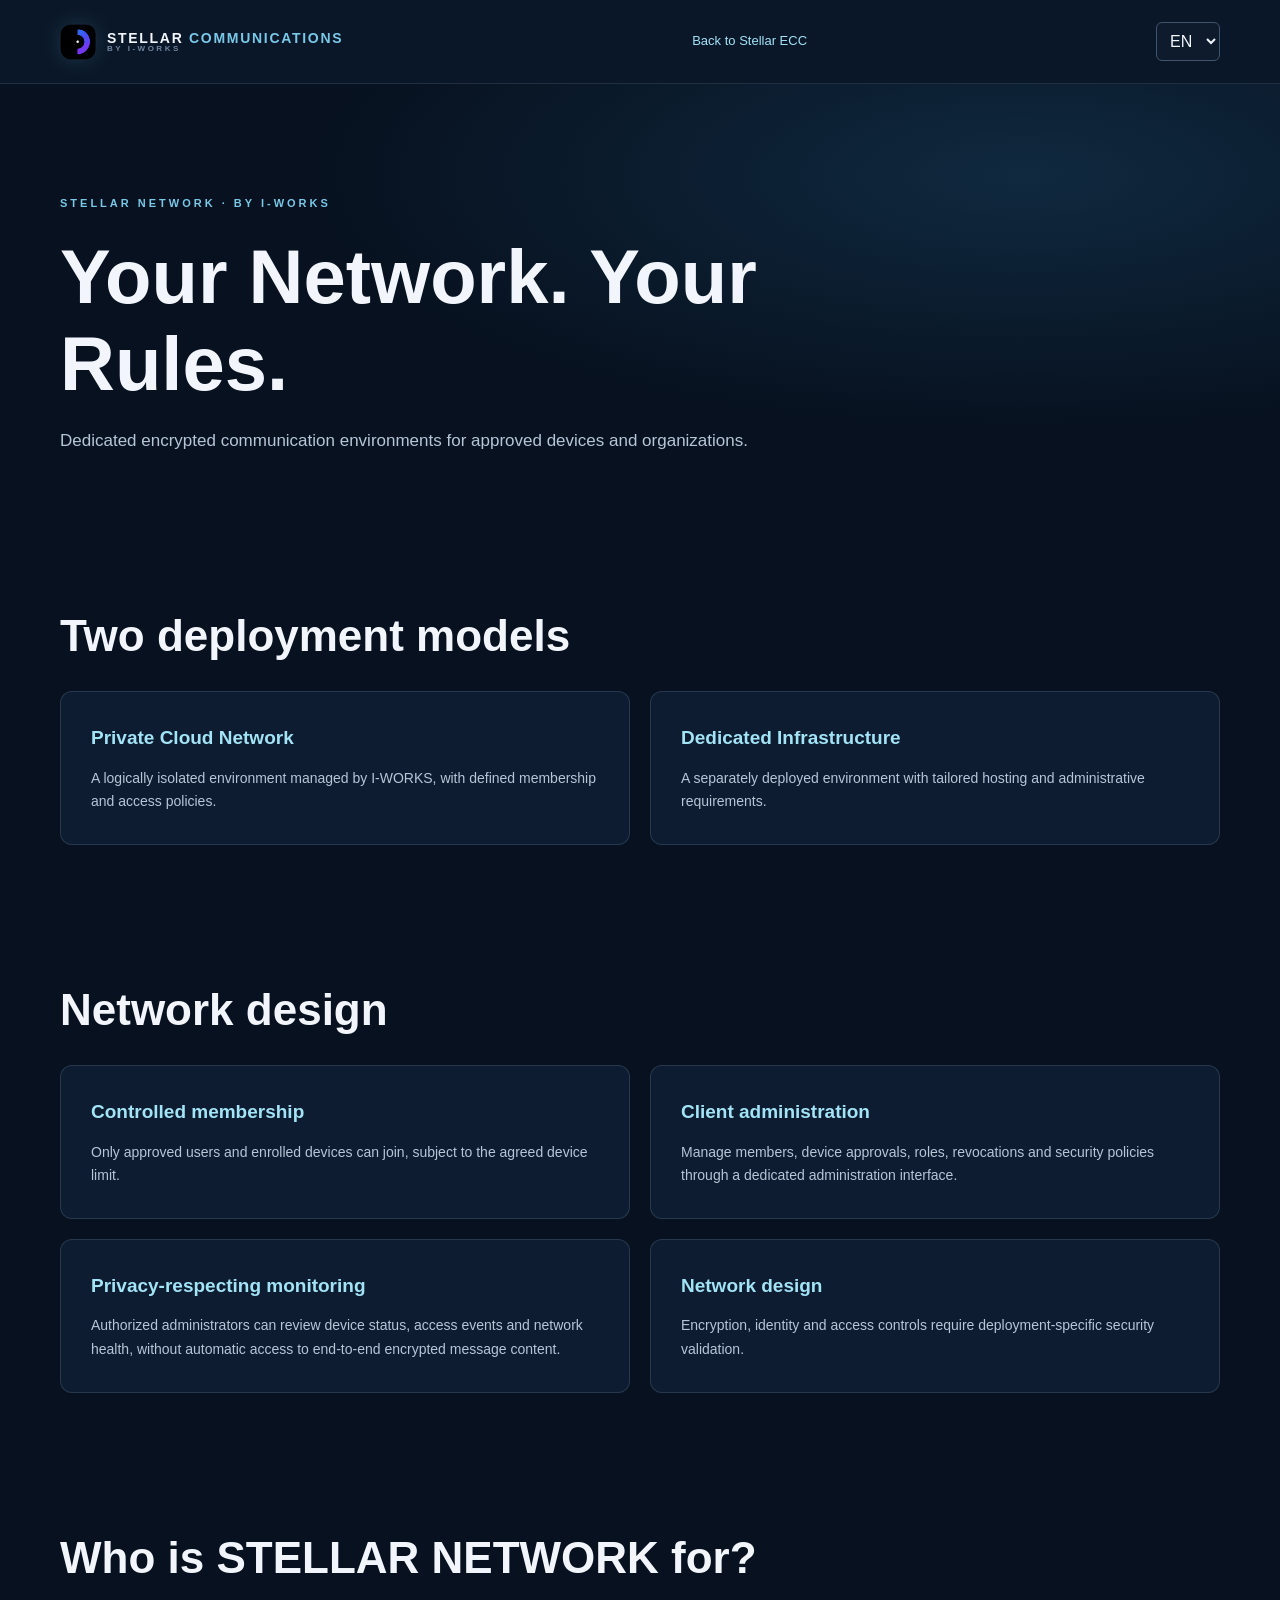
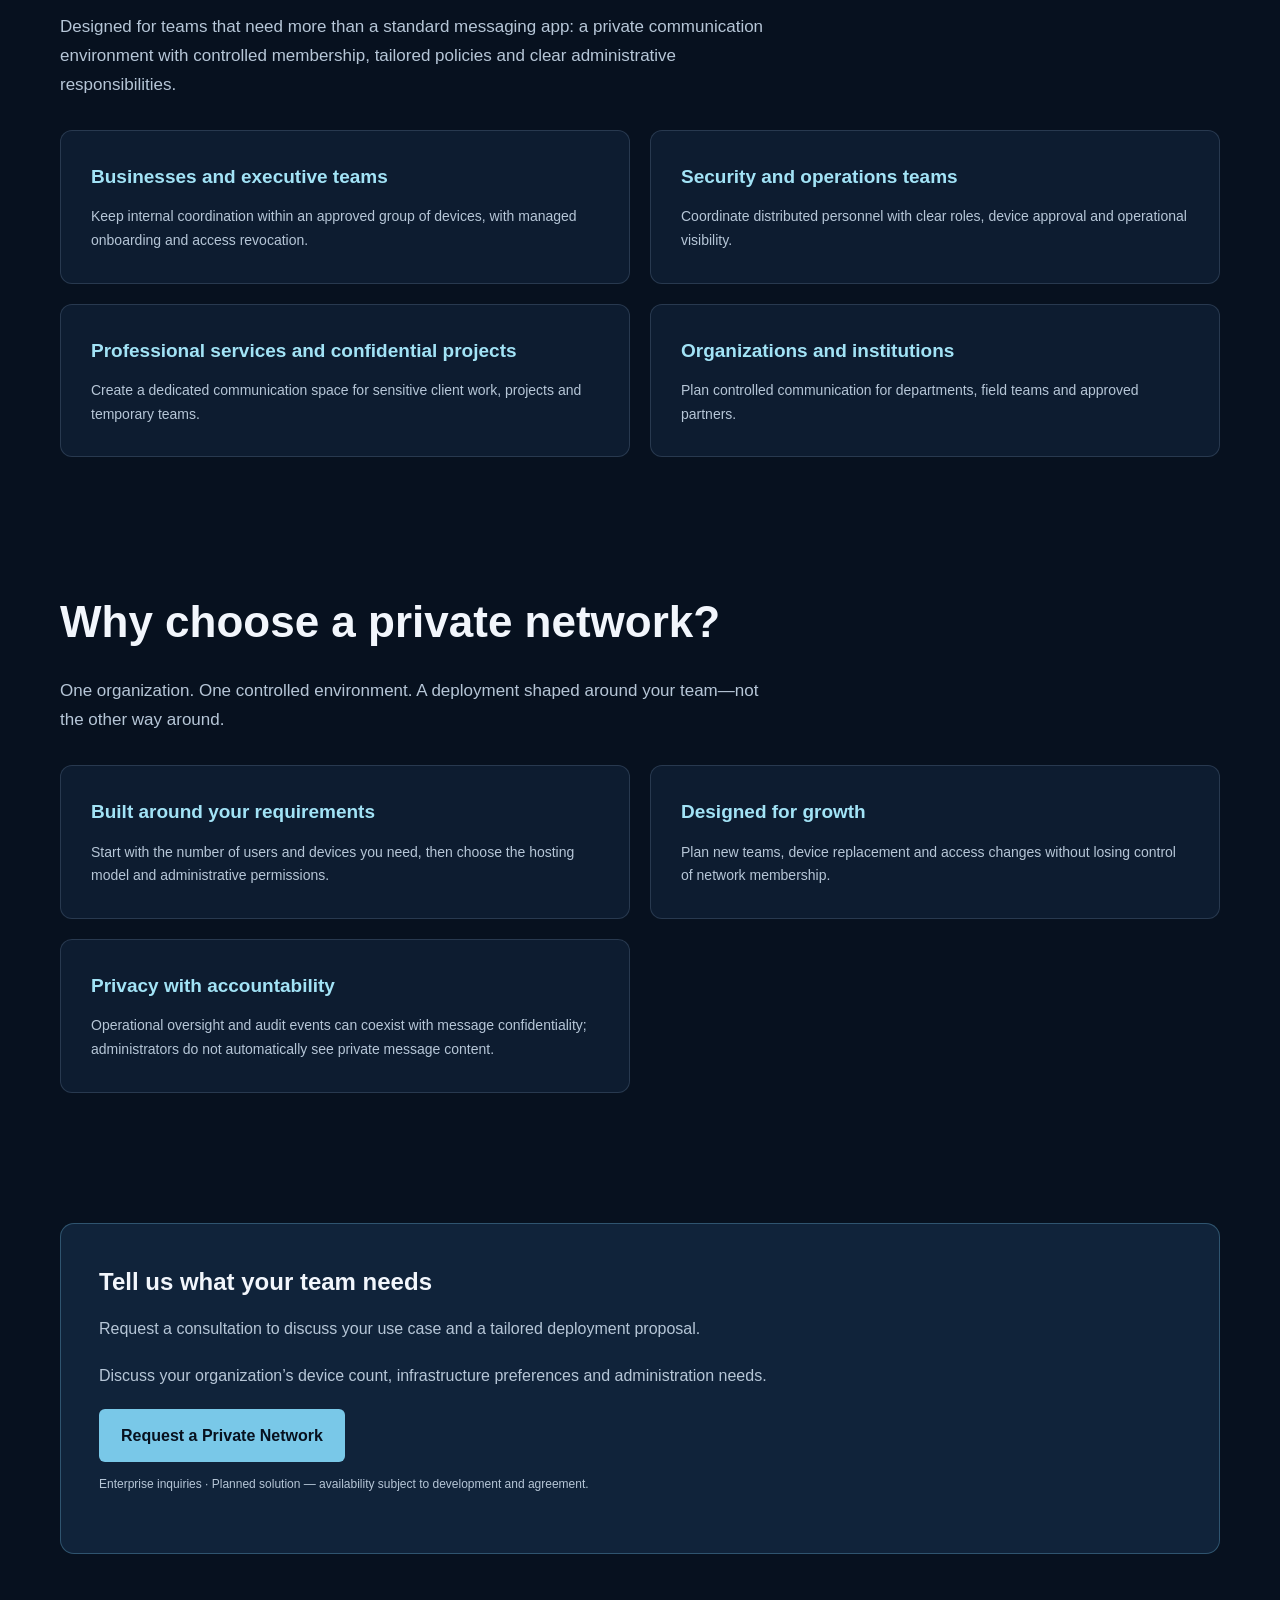
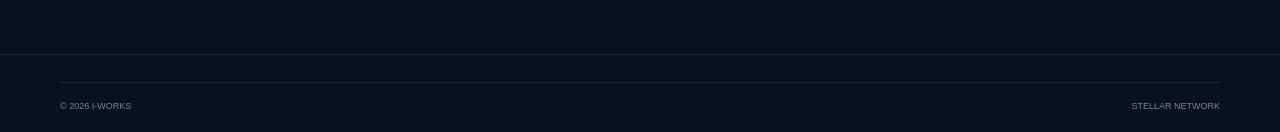
<file: network.html>
<!doctype html>
<html lang="en"><head><meta charset="utf-8"><meta name="viewport" content="width=device-width,initial-scale=1"><meta name="theme-color" content="#07111f"><meta name="description" content="STELLAR NETWORK — private encrypted communication environments by I-WORKS."><title>STELLAR NETWORK — I-WORKS</title><link rel="icon" type="image/png" href="stellar-logo.png?v=2"><link rel="stylesheet" href="styles.css"><style>
.network-page{min-height:100vh;background:#07111f;color:#f2f6fc}.network-header{border-bottom:1px solid rgba(163,190,220,.14);background:#0a1728}.network-top{display:flex;align-items:center;justify-content:space-between;gap:16px;padding:22px 0;flex-wrap:wrap}.network-back{color:#a2e3f6;font-size:13px}.network-hero{padding:110px 0 85px;background:radial-gradient(ellipse at 80% 20%,rgba(41,112,158,.25),transparent 50%)}.network-kicker{font-size:11px;letter-spacing:3px;color:#79c8e8;font-weight:700}.network-hero h1{font:700 clamp(40px,6vw,76px)/1.15 Manrope,sans-serif;margin:20px 0;max-width:850px}.network-intro{max-width:720px;color:#b6c6d7;font-size:17px}.network-section{padding:70px 0}.network-section h2{font:700 clamp(28px,4vw,44px) Manrope,sans-serif;margin-bottom:30px}.network-grid{display:grid;grid-template-columns:repeat(2,minmax(0,1fr));gap:20px}.network-card{border:1px solid rgba(163,190,220,.18);border-radius:12px;background:#0d1c30;padding:30px}.network-card h3{color:#a2e3f6;font-size:19px;margin-bottom:12px}.network-card p{color:#b6c6d7;font-size:14px}.network-cta{padding:60px 0 100px}.network-cta-inner{border:1px solid rgba(121,200,232,.3);border-radius:14px;padding:38px;background:#10233a}.network-cta-inner p{color:#b6c6d7;margin:12px 0 20px}.network-cta-inner a{display:inline-block;background:#79c8e8;color:#07111f;padding:13px 22px;border-radius:6px;font-weight:700}.network-notice{color:#9aabc0;font-size:12px;margin-top:22px}.network-select{background:#0d1b2d;color:#f2f6fc;border:1px solid #41546b;padding:9px;border-radius:6px}a:focus-visible,select:focus-visible{outline:3px solid #a2e3f6;outline-offset:3px}@media(max-width:700px){.network-hero{padding:75px 0}.network-grid{grid-template-columns:1fr}.network-card{padding:22px}.network-top{padding:18px 0}}
</style></head><body class="network-page"><header class="network-header"><div class="container network-top"><a class="brand" href="index.html"><img class="brand-mark" src="stellar-logo.png?v=2" alt="" width="36" height="36" decoding="async"><span>STELLAR <b>COMMUNICATIONS</b><small>BY I-WORKS</small></span></a><a class="network-back" href="index.html" data-n="back">Back to Stellar ECC</a><label><span class="sr-only" data-n="language">Language</span><select class="network-select" id="languageSelect" aria-label="Choose language"><option value="en">EN</option><option value="mk">МК</option><option value="sq">SQ</option><option value="ru">RU</option><option value="fr">FR</option><option value="it">IT</option></select></label></div></header><main><section class="network-hero"><div class="container"><p class="network-kicker">STELLAR NETWORK · BY I-WORKS</p><h1 data-n="hero"></h1><p class="network-intro" data-n="intro"></p></div></section><section class="network-section"><div class="container"><h2 data-n="models"></h2><div class="network-grid"><article class="network-card"><h3 data-n="cloud"></h3><p data-n="cloudText"></p></article><article class="network-card"><h3 data-n="dedicated"></h3><p data-n="dedicatedText"></p></article></div></div></section><section class="network-section"><div class="container"><h2 data-n="design"></h2><div class="network-grid"><article class="network-card"><h3 data-n="members"></h3><p data-n="membersText"></p></article><article class="network-card"><h3 data-n="admin"></h3><p data-n="adminText"></p></article><article class="network-card"><h3 data-n="monitor"></h3><p data-n="monitorText"></p></article><article class="network-card"><h3 data-n="design"></h3><p data-n="designText"></p></article></div></div></section><section class="network-section" id="audience"><div class="container"><h2 data-n="audienceTitle"></h2><p class="network-intro" data-n="audienceIntro"></p><div class="network-grid" style="margin-top:30px"><article class="network-card"><h3 data-n="aud1"></h3><p data-n="aud1Text"></p></article><article class="network-card"><h3 data-n="aud2"></h3><p data-n="aud2Text"></p></article><article class="network-card"><h3 data-n="aud3"></h3><p data-n="aud3Text"></p></article><article class="network-card"><h3 data-n="aud4"></h3><p data-n="aud4Text"></p></article></div></div></section><section class="network-section" id="benefits"><div class="container"><h2 data-n="whyTitle"></h2><p class="network-intro" data-n="whyIntro"></p><div class="network-grid" style="margin-top:30px"><article class="network-card"><h3 data-n="why1"></h3><p data-n="why1Text"></p></article><article class="network-card"><h3 data-n="why2"></h3><p data-n="why2Text"></p></article><article class="network-card"><h3 data-n="why3"></h3><p data-n="why3Text"></p></article></div></div></section><section class="network-cta"><div class="container"><div class="network-cta-inner"><h2 data-n="consultTitle"></h2><p data-n="consultText"></p><p data-n="requestText"></p><a href="mailto:contact@stellarecc.com?subject=STELLAR%20NETWORK%20Enterprise%20Inquiry" data-n="request"></a><p class="network-notice" data-n="notice"></p></div></div></section></main><footer class="site-footer"><div class="container footer-bottom"><span>© <span id="year"></span> I-WORKS</span><span>STELLAR NETWORK</span></div></footer><script src="network.js?v=fd028572-i18n"></script></body></html>
</file>
<file: styles.css>
:root{--bg:#07111f;--bg-soft:#0a1728;--panel:#0d1c30;--panel-2:#10233a;--ink:#f2f6fc;--muted:#9aabc0;--muted-2:#71859e;--line:rgba(163,190,220,.14);--accent:#79c8e8;--accent-strong:#a2e3f6;--max:1160px}
*{box-sizing:border-box;margin:0;padding:0}
html{scroll-behavior:smooth;scroll-padding-top:92px}
body{background:var(--bg);color:var(--ink);font-family:"DM Sans",sans-serif;line-height:1.7;-webkit-font-smoothing:antialiased}
a{color:inherit;text-decoration:none}
button,select{font:inherit}
.container{width:min(var(--max),calc(100% - 56px));margin-inline:auto}
.sr-only{position:absolute;width:1px;height:1px;padding:0;margin:-1px;overflow:hidden;clip:rect(0,0,0,0);white-space:nowrap;border:0}
.site-header{height:84px;position:sticky;top:0;z-index:50;background:rgba(7,17,31,.88);backdrop-filter:blur(20px);border-bottom:1px solid var(--line)}
.nav-wrap{height:100%;display:flex;align-items:center;justify-content:space-between;gap:28px}
.brand{display:flex;align-items:center;gap:11px;font:800 14px Manrope,sans-serif;letter-spacing:1.7px;white-space:nowrap}
.brand-mark{width:36px;height:36px;flex:0 0 36px;object-fit:contain;border-radius:10px;filter:drop-shadow(0 0 10px rgba(121,200,232,.18))}
.brand b{color:var(--accent)}
.brand small{display:block;color:var(--muted-2);font:600 8px "DM Sans",sans-serif;letter-spacing:2.5px;margin-top:-2px}
.nav-links{display:flex;align-items:center;gap:29px}
.nav-links a{font-size:12px;color:#b2bfd0;transition:color .2s}
.nav-links a:hover,.site-footer a:hover{color:var(--accent-strong)}
.nav-actions{display:flex;align-items:center;gap:13px}
.language-select{color:var(--ink);background:#0d1b2d;border:1px solid var(--line);border-radius:7px;padding:9px 10px;font-size:11px;outline:none}
.language-select option{background:#0d1b2d}
.nav-cta{font-size:11px;font-weight:700;border:1px solid rgba(121,200,232,.45);border-radius:6px;padding:10px 15px}
.nav-cta span{color:var(--accent);margin-left:9px}
.menu-toggle{display:none;background:none;border:0;color:var(--ink);font-size:25px}
.hero{min-height:690px;position:relative;overflow:hidden;display:flex;align-items:center;background:radial-gradient(ellipse at 78% 42%,rgba(41,112,158,.18),transparent 38%),linear-gradient(115deg,#07111f 22%,#0a1a2d 100%)}
.hero-grid{position:absolute;inset:0;opacity:.16;background-image:linear-gradient(rgba(151,190,220,.12) 1px,transparent 1px),linear-gradient(90deg,rgba(151,190,220,.12) 1px,transparent 1px);background-size:68px 68px;mask-image:linear-gradient(90deg,transparent,#000)}
.hero-orb{position:absolute;border:1px solid rgba(121,200,232,.13);border-radius:50%;pointer-events:none}
.orb-a{width:520px;height:520px;right:8%;top:9%;box-shadow:0 0 100px rgba(54,133,174,.09),inset 0 0 100px rgba(54,133,174,.06)}
.orb-b{width:340px;height:340px;right:15%;top:22%;border-style:dashed;opacity:.55}
.hero-inner{position:relative;padding:112px 0 125px;z-index:1}
.eyebrow{display:flex;align-items:center;gap:12px;color:var(--accent);font-size:9px;font-weight:700;letter-spacing:2.5px}
.eyebrow-line{width:28px;height:1px;background:var(--accent)}
.hero h1,.section-heading h2,.guidance-inner h2,.download-inner h2{font:700 clamp(43px,6.2vw,76px)/1.12 Manrope,sans-serif;letter-spacing:-3.5px}
.hero h1{margin-top:27px;max-width:760px}
.hero h1 span,.section-heading h2 span,.guidance-inner h2 span,.download-inner h2 span{color:var(--accent)}
.hero-copy{max-width:570px;margin-top:25px;color:#a9b8c9;font-size:15px;line-height:1.9}
.hero-buttons{display:flex;gap:13px;flex-wrap:wrap;margin-top:34px}
.button{min-height:49px;display:inline-flex;align-items:center;justify-content:center;gap:24px;padding:0 20px;border-radius:5px;font-size:11px;font-weight:700;transition:transform .2s,border-color .2s,background .2s}
.button:hover{transform:translateY(-2px)}
.button-primary{background:var(--accent);color:#071522;box-shadow:0 8px 30px rgba(121,200,232,.12)}
.button-primary:hover{background:var(--accent-strong)}
.button-quiet{border:1px solid var(--line);color:#d9e3ef}
.button-quiet:hover{border-color:rgba(121,200,232,.5)}
.hero-meta{display:flex;align-items:center;gap:10px;color:var(--muted-2);font-size:11px;margin-top:54px}
.meta-star{color:var(--accent);font-size:17px}
.hero-index{position:absolute;right:0;bottom:35px;display:flex;align-items:center;gap:12px;color:#71869e;font-size:9px;letter-spacing:1.5px}
.hero-index span:first-child{color:var(--accent)}.hero-index i{width:52px;height:1px;background:var(--line)}
.community-strip{background:#0a1727;border-block:1px solid var(--line);padding:36px 0}
.community-inner{display:flex;align-items:center;justify-content:space-between;gap:35px}
.eyebrow.small{font-size:8px}
.community-inner h2{font:600 22px Manrope,sans-serif;margin-top:8px}
.stat-block{min-width:210px;display:grid;grid-template-columns:auto;justify-items:end}
.stat-block strong{font:700 38px Manrope,sans-serif;color:var(--accent)}
.stat-block>span{font-size:9px;font-weight:700;letter-spacing:1.8px}
.stat-block small{font-size:10px;color:var(--muted-2);margin-top:4px}
.section{padding-block:112px}
.overview-section{display:grid;grid-template-columns:1fr .85fr;gap:100px;align-items:center}
.section-heading h2,.guidance-inner h2{font-size:clamp(36px,4.6vw,55px);letter-spacing:-2.5px;margin-top:22px}
.overview-copy{padding-left:30px;border-left:1px solid rgba(121,200,232,.28)}
.overview-copy p{font-size:14px;color:#c0ccda;line-height:2}
.overview-copy .muted{color:var(--muted-2);font-size:12px;margin-top:15px}
.security-section{padding:110px 0 100px;background:#091727;border-block:1px solid var(--line)}
.centered{text-align:center;max-width:790px;margin:0 auto}
.centered .eyebrow{justify-content:center}
.section-intro{max-width:660px;color:var(--muted);font-size:13px;line-height:1.9;margin-top:18px}
.centered .section-intro{margin-inline:auto}
.security-layout{display:grid;grid-template-columns:.8fr 1.2fr;gap:75px;align-items:center;margin-top:65px}
.security-art{height:410px;position:relative;display:grid;place-items:center;overflow:hidden}
.art-ring{position:absolute;border:1px solid rgba(121,200,232,.23);border-radius:50%;transform:rotate(-28deg)}
.ring-one{width:330px;height:190px}.ring-two{width:430px;height:270px;border-style:dashed;opacity:.65}
.art-core{width:105px;height:105px;display:grid;place-items:center;border:1px solid rgba(121,200,232,.6);border-radius:28px 28px 38px 38px;background:linear-gradient(145deg,#17344b,#0b1a2b);color:var(--accent);font-size:47px;box-shadow:0 0 75px rgba(71,159,198,.18)}
.art-label{position:absolute;bottom:24px;text-align:center;font-size:9px;letter-spacing:2px;color:#9bacc0;line-height:2}
.art-label b{color:var(--accent);font-size:8px}
.security-list{border-top:1px solid var(--line)}
.security-item{display:grid;grid-template-columns:42px 1fr;gap:15px;padding:23px 0;border-bottom:1px solid var(--line)}
.item-number{font:600 11px Manrope,sans-serif;color:var(--accent);padding-top:4px}
.security-item h3,.feature-card h3{font:650 16px Manrope,sans-serif;margin-bottom:8px}
.security-item p{font-size:12px;color:var(--muted);line-height:1.9}
.tag-row{display:flex;gap:7px;flex-wrap:wrap;margin-top:12px}
.tag-row span{font-size:9px;color:#b9d9e8;border:1px solid rgba(121,200,232,.2);padding:4px 8px;border-radius:3px}
.status-pill{display:inline-block;margin-top:11px;padding:5px 8px;border:1px solid rgba(226,184,111,.35);border-radius:3px;color:#e5c58d;font-size:8px;font-weight:700;letter-spacing:1px}
.important-note{display:flex;gap:14px;align-items:flex-start;background:rgba(121,200,232,.055);border:1px solid rgba(121,200,232,.16);padding:18px 20px;margin-top:36px;border-radius:5px}
.note-icon{width:19px;height:19px;flex:0 0 19px;border:1px solid var(--accent);border-radius:50%;display:grid;place-items:center;color:var(--accent);font:700 11px Manrope}
.important-note p{font-size:11px;color:#b1c0d0;line-height:1.9}
.features-section .section-intro{margin-top:13px}
.feature-grid{display:grid;grid-template-columns:repeat(4,1fr);gap:13px;margin-top:43px}
.feature-card{position:relative;min-height:235px;padding:25px 21px;background:linear-gradient(145deg,#102138,#0b192a);border:1px solid var(--line);border-radius:6px;transition:transform .2s,border-color .2s}
.feature-card:hover{transform:translateY(-4px);border-color:rgba(121,200,232,.4)}
.feature-symbol{color:var(--accent);font-size:26px}
.card-index{position:absolute;right:20px;top:27px;color:#657a91;font-size:9px;letter-spacing:1px}
.feature-card h3{margin-top:32px}
.feature-card>p:last-child{font-size:11px;color:var(--muted);line-height:1.9}
.guidance-section{padding:105px 0;background:#0a1727;border-block:1px solid var(--line)}
.guidance-inner{display:grid;grid-template-columns:1fr 1fr;gap:85px;align-items:center}
.guidance-inner .section-intro{max-width:440px}
.guidance-list{list-style:none;border-top:1px solid var(--line)}
.guidance-list li{position:relative;padding:14px 10px 14px 28px;border-bottom:1px solid var(--line);font-size:12px;color:#c1ccda}
.guidance-list li:before{content:"✓";position:absolute;left:2px;color:var(--accent)}
.disclaimer{margin-top:45px;padding-top:22px;border-top:1px solid var(--line)}
.disclaimer strong{font:600 12px Manrope,sans-serif;color:#d8e5f1}
.disclaimer p{font-size:11px;color:var(--muted-2);margin-top:6px;max-width:850px}
.download-section{padding:110px 0;text-align:center;background:radial-gradient(ellipse at 50% 75%,rgba(35,103,145,.2),transparent 48%),#07111f;border-top:1px solid var(--line)}
.download-inner .eyebrow{justify-content:center}
.download-inner h2{font-size:clamp(38px,5vw,60px);margin-top:20px}
.download-inner>p:not(.eyebrow){color:var(--muted);font-size:13px;margin:16px 0 28px}
.download-button{margin:auto;min-width:220px}
.download-inner small{display:block;color:var(--muted-2);font-size:10px;margin-top:16px}
.site-footer{border-top:1px solid var(--line);padding:27px 0 18px}
.footer-main,.footer-bottom{display:flex;align-items:center;justify-content:space-between;gap:20px}
.footer-main{padding-bottom:23px}
.footer-main>p,.footer-main>a:last-child,.footer-bottom{font-size:10px;color:var(--muted-2)}
.footer-bottom{border-top:1px solid var(--line);padding-top:16px;font-size:9px}
@media(max-width:900px){.nav-links{gap:15px}.nav-links a{font-size:11px}.nav-cta{display:none}.security-layout{gap:35px}.feature-grid{grid-template-columns:repeat(2,1fr)}}
@media(max-width:700px){
.site-header{position:sticky;top:0;z-index:1000}
.nav-wrap{position:relative}
.menu-toggle{
  display:flex;align-items:center;justify-content:center;
  order:3;width:44px;height:44px;position:relative;z-index:1002;
  cursor:pointer;pointer-events:auto;touch-action:manipulation;
}
.nav-links{
  display:none;position:absolute;top:calc(100% + 1px);
  left:0;right:0;z-index:1001;padding:22px;
  background:#0a1727;border:1px solid var(--line);
  border-radius:0 0 12px 12px;box-shadow:0 18px 35px rgba(0,0,0,.4);
  flex-direction:column;align-items:stretch;gap:0;
}
.nav-links.open{display:flex}
.nav-links a{display:block;width:100%;padding:13px 4px;font-size:14px;border-bottom:1px solid var(--line)}
.container{width:min(var(--max),calc(100% - 38px))}.site-header{height:72px}.nav-wrap{gap:12px}.menu-toggle{display:block;order:3}.nav-actions{margin-left:auto}.nav-links{display:none;position:absolute;top:71px;left:0;right:0;padding:22px 22px 25px;background:#0a1727;border-bottom:1px solid var(--line);flex-direction:column;align-items:flex-start;gap:17px}.nav-links.open{display:flex}.nav-links a{font-size:13px}.hero{min-height:630px}.hero-inner{padding:95px 0 105px}.hero h1{font-size:clamp(43px,11vw,64px);letter-spacing:-2.7px}.hero-copy{font-size:13px}.orb-a{right:-260px}.orb-b{right:-180px}.hero-index{bottom:23px}.community-inner{align-items:flex-start;flex-direction:column;gap:20px}.stat-block{justify-items:start}.stat-block strong{font-size:34px}.section{padding-block:82px}.overview-section{grid-template-columns:1fr;gap:28px}.overview-copy{padding-left:18px}.section-heading h2,.guidance-inner h2{font-size:clamp(35px,9vw,48px)}.security-section,.guidance-section{padding:82px 0}.security-layout{grid-template-columns:1fr;gap:20px;margin-top:35px}.security-art{height:270px}.ring-one{width:250px;height:145px}.ring-two{width:330px;height:205px}.art-core{width:83px;height:83px;font-size:38px}.guidance-inner{grid-template-columns:1fr;gap:28px}.feature-grid{gap:10px}.feature-card{min-height:220px;padding:20px 16px}.download-section{padding:85px 0}.footer-main{align-items:flex-start;flex-wrap:wrap}.footer-main>p{order:3;width:100%}.footer-bottom{align-items:flex-start;flex-direction:column;gap:5px}}
@media(max-width:420px){.brand{font-size:12px;gap:7px}.brand-mark{width:30px;height:30px;flex-basis:30px}.language-select{padding:8px 7px}.hero-buttons{align-items:stretch;flex-direction:column;max-width:260px}.button{width:100%}.feature-grid{grid-template-columns:1fr}.feature-card{min-height:190px}.feature-card h3{margin-top:20px}.footer-bottom{font-size:8px}}
@media(prefers-reduced-motion:reduce){*,*::before,*::after{scroll-behavior:auto!important;transition:none!important;animation:none!important}}

.download-buttons{
  display:flex;
  flex-wrap:wrap;
  gap:13px;
  margin-top:30px;
}
.download-buttons .download-button{
  margin:0;
}
@media(max-width:700px){
  .download-buttons{
    flex-direction:column;
    max-width:280px;
  }
  .download-buttons .download-button{
    width:100%;
  }
}


/* Contact section */
.contact-section{padding:100px 0;background:linear-gradient(180deg,#091626,#0b1b2d)}
.contact-inner h2{font:700 clamp(36px,5vw,58px)/1.15 Manrope,sans-serif;letter-spacing:-2px;margin-top:20px}
.contact-inner>.section-intro{margin-top:16px;color:#a9b8c9}
.contact-grid{display:grid;grid-template-columns:repeat(3,minmax(0,1fr));gap:18px;margin-top:38px}
.contact-card{display:flex;flex-direction:column;gap:13px;padding:27px 23px;background:#0d1b2d;border:1px solid var(--line);border-radius:9px;transition:border-color .2s,transform .2s}
.contact-card:hover{border-color:var(--accent);transform:translateY(-3px)}
.contact-card-icon{font-size:25px;color:var(--accent)}
.contact-card h3{font:700 17px Manrope,sans-serif}
.contact-card>span:last-child{font-size:12px;color:var(--accent)}
@media(max-width:700px){.contact-section{padding:75px 0}.contact-grid{grid-template-columns:1fr;gap:12px}.contact-card{padding:22px}}
</file>
